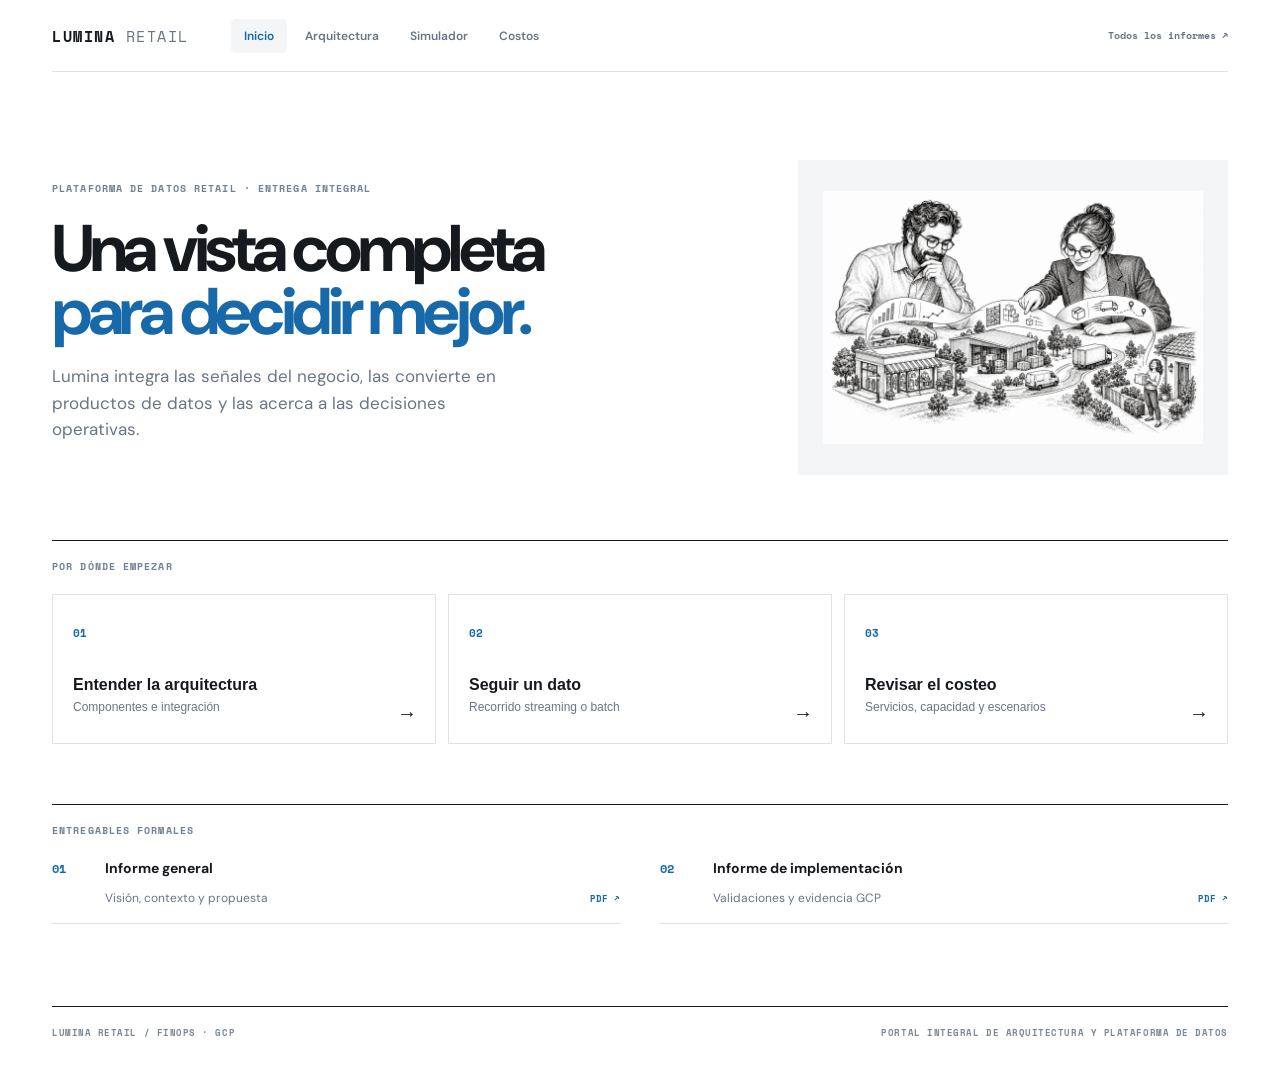
<file: docs/index.html>
<!doctype html>
<html lang="es">
<head>
  <meta charset="utf-8"><meta name="viewport" content="width=device-width, initial-scale=1">
  <title>Lumina Retail · Plataforma integral</title><link rel="stylesheet" href="portal.css"><style>.main-diagram iframe{display:block;width:100%;height:460px;border:0;background:#fff}.diagram-caption{display:flex;justify-content:space-between;gap:40px;padding:17px 0;border-bottom:1px solid #dfe3e8}.diagram-caption strong{font-size:18px}.diagram-caption span{max-width:560px;color:#697586;font-size:13px;line-height:1.4}.diagram-grid button{font:inherit;text-align:left;background:#fff;cursor:pointer}.diagram-grid button.selected{background:#f5faff}.view-count{font:700 10px 'Space Mono',monospace;color:#1769aa}</style>
</head>
<body>
  <div class="app-shell">
    <header class="app-header">
      <a class="brand" href="#inicio" data-view="inicio">LUMINA <span>RETAIL</span></a>
      <nav class="main-nav" aria-label="Navegación principal">
        <button class="nav-item active" data-view="inicio">Inicio</button>
        <button class="nav-item" data-view="arquitectura">Arquitectura</button>
        <button class="nav-item" data-view="simulador">Simulador</button>
        <button class="nav-item" data-view="costos">Costos</button>
      </nav>
      <div class="header-links"><a href="informes/index.html">Todos los informes ↗</a></div>
    </header>

    <main>
      <section class="view active" id="inicio">
        <div class="welcome"><div><span class="eyebrow">PLATAFORMA DE DATOS RETAIL · ENTREGA INTEGRAL</span><h1>Una vista completa<br><em>para decidir mejor.</em></h1><p>Lumina integra las señales del negocio, las convierte en productos de datos y las acerca a las decisiones operativas.</p></div><img src="report-resources/figures/portadas/01_resumen_ejecutivo.png" alt="Visión ejecutiva de Lumina Retail"></div>
        <div class="quick-start"><div class="eyebrow">POR DÓNDE EMPEZAR</div><div class="start-grid"><button data-view="arquitectura"><span class="step">01</span><b>Entender la arquitectura</b><small>Componentes e integración</small><i>→</i></button><button data-view="simulador"><span class="step">02</span><b>Seguir un dato</b><small>Recorrido streaming o batch</small><i>→</i></button><button data-view="costos"><span class="step">03</span><b>Revisar el costeo</b><small>Servicios, capacidad y escenarios</small><i>→</i></button></div></div>
        <div class="deliverables"><div class="eyebrow">ENTREGABLES FORMALES</div><div class="deliverable-links"><a href="informes/informe-general.pdf" target="_blank"><span>01</span><b>Informe general</b><small>Visión, contexto y propuesta</small><strong>PDF ↗</strong></a><a href="informes/informe-tecnico-implementacion-gcp.pdf" target="_blank"><span>02</span><b>Informe de implementación</b><small>Validaciones y evidencia GCP</small><strong>PDF ↗</strong></a></div></div>
      </section>

      <section class="view" id="arquitectura"><div class="view-heading"><div><span class="eyebrow">01 · VISOR DE ARQUITECTURA</span><h2 id="architecture-title">Arquitectura vigente</h2><p id="architecture-description">Vista completa de la solución: negocio, aplicaciones, tecnología, datos y relaciones.</p></div><span class="view-count">01 / 08</span></div><div class="main-diagram"><img id="architecture-image" src="architecture/generated/arquitectura-archimate.svg?v=20261120-73e1a0b" alt="Arquitectura vigente de Lumina Retail"></div><div class="diagram-caption"><strong id="architecture-caption">Arquitectura vigente de Lumina Retail</strong><span id="architecture-legend">La vista principal para entender cómo se organiza la solución y cómo se conectan sus capas.</span></div><div class="diagram-grid"><button data-architecture="0" class="selected"><b>01</b><span><strong>Arquitectura vigente</strong><small>Vista completa de la solución</small></span><i>→</i></button><button data-architecture="1"><b>02</b><span><strong>Componentes e integración</strong><small>Fuentes, procesamiento y consumo</small></span><i>→</i></button><button data-architecture="2"><b>03</b><span><strong>Contexto actual</strong><small>Relación con el entorno empresarial</small></span><i>→</i></button><button data-architecture="3"><b>04</b><span><strong>Contexto propuesto</strong><small>Alcance futuro de la plataforma</small></span><i>→</i></button><button data-architecture="4"><b>05</b><span><strong>Pedidos actual</strong><small>Recorrido operativo vigente</small></span><i>→</i></button><button data-architecture="5"><b>06</b><span><strong>Pedidos propuesto</strong><small>Proceso mejorado con datos</small></span><i>→</i></button><button data-architecture="6"><b>07</b><span><strong>Aplicaciones y procesos</strong><small>Relación entre sistemas y actividades</small></span><i>→</i></button><button data-architecture="7"><b>08</b><span><strong>Integración macro</strong><small>Conexión de dominios de datos</small></span><i>→</i></button></div></section>

      <section class="view embedded" id="simulador"><div class="embed-heading"><div><span class="eyebrow">02 · RECORRIDO DE LA PLATAFORMA</span><h2>Observa cómo fluye un dato</h2><p>Elige Streaming o Batch y avanza por cada etapa de la arquitectura.</p></div><button data-view="inicio">← Volver al inicio</button></div><iframe src="simulador/index.html?embedded=1" title="Simulador end-to-end"></iframe></section>
      <section class="view embedded" id="costos"><div class="embed-heading"><div><span class="eyebrow">03 · MODELO ECONÓMICO</span><h2>Costeo de arquitectura</h2><p>Revisa los grupos, servicios, capacidades y escenarios de costo.</p></div><button data-view="inicio">← Volver al inicio</button></div><iframe src="costos/index.html?embedded=1" title="Calculadora de costos GCP"></iframe></section>
    </main>
    <footer><span>LUMINA RETAIL / FINOPS · GCP</span><span>Portal integral de arquitectura y plataforma de datos</span></footer>
  </div>
  <script>
    const views=[...document.querySelectorAll('.view')];
    function show(id){views.forEach(v=>v.classList.toggle('active',v.id===id));document.querySelectorAll('[data-view]').forEach(x=>x.classList.toggle('active',x.dataset.view===id));history.replaceState(null,'','#'+id);window.scrollTo({top:0,behavior:'smooth'})}
    const architectureViews=[['architecture/generated/arquitectura-archimate.svg?v=20261120-73e1a0b','Arquitectura vigente','Vista completa de la solución: negocio, aplicaciones, tecnología, datos y relaciones.','Arquitectura vigente de Lumina Retail','La vista principal para entender cómo se organiza la solución y cómo se conectan sus capas.'],['report-resources/figures/arquitectura/09_arquitectura_red_overview.svg','Componentes e integración','El recorrido de la información desde las fuentes hasta los productos de datos.','Componentes e integración','El mapa operativo de la plataforma: fuentes, ingesta, procesamiento, almacenamiento, gobierno y consumo.'],['report-resources/figures/arquitectura/01_contextual_asis.pdf','Contexto actual','La relación actual entre el negocio, sus actores y los sistemas existentes.','Contexto actual','Permite reconocer el punto de partida y los límites de la situación vigente.'],['report-resources/figures/arquitectura/02_contextual_tobe.pdf','Contexto propuesto','La posición de Lumina dentro del ecosistema futuro.','Contexto propuesto','Muestra cómo la plataforma articula las necesidades del negocio con los nuevos productos de datos.'],['report-resources/figures/arquitectura/03_pedidos_asis.pdf','Pedidos actual','El recorrido vigente de un pedido y sus participantes.','Pedidos actual','Ayuda a identificar dónde existen fragmentaciones y dependencias operativas.'],['report-resources/figures/arquitectura/04_pedidos_tobe.pdf','Pedidos propuesto','El proceso de pedidos apoyado por datos oportunos.','Pedidos propuesto','Explica cómo las señales de inventario y demanda mejoran la respuesta operativa.'],['report-resources/figures/arquitectura/05_aplicaciones_procesos_asis.pdf','Aplicaciones y procesos','La relación actual entre aplicaciones y actividades.','Aplicaciones y procesos','Resume las capacidades existentes antes de la transformación propuesta.'],['report-resources/figures/arquitectura/07_integracion_macro_tobe.pdf','Integración macro','La conexión de los dominios que forman la plataforma.','Integración macro','Explica cómo los flujos de datos unen fuentes, procesamiento, productos y consumo.']];
    document.addEventListener('click',e=>{const b=e.target.closest('[data-view]');if(b){e.preventDefault();show(b.dataset.view)}const a=e.target.closest('[data-architecture]');if(a){const v=architectureViews[+a.dataset.architecture];document.querySelector('#architecture-image').src=v[0];document.querySelector('#architecture-image').alt=v[1];document.querySelector('#architecture-title').textContent=v[1];document.querySelector('#architecture-description').textContent=v[2];document.querySelector('#architecture-caption').textContent=v[3];document.querySelector('#architecture-legend').textContent=v[4];document.querySelectorAll('[data-architecture]').forEach(x=>x.classList.toggle('selected',x===a));document.querySelector('.view-count').textContent=`${String(+a.dataset.architecture+1).padStart(2,'0')} / 08`}});show(location.hash.slice(1)||'inicio');
  </script>
  <script>document.addEventListener('click',()=>setTimeout(()=>{const image=document.querySelector('#architecture-image');if(image&&image.src.endsWith('.pdf')){const frame=document.createElement('iframe');frame.id='architecture-image';frame.title='Diagrama de arquitectura';frame.src=image.src;image.replaceWith(frame)}},0));</script>
</body></html>
</file>
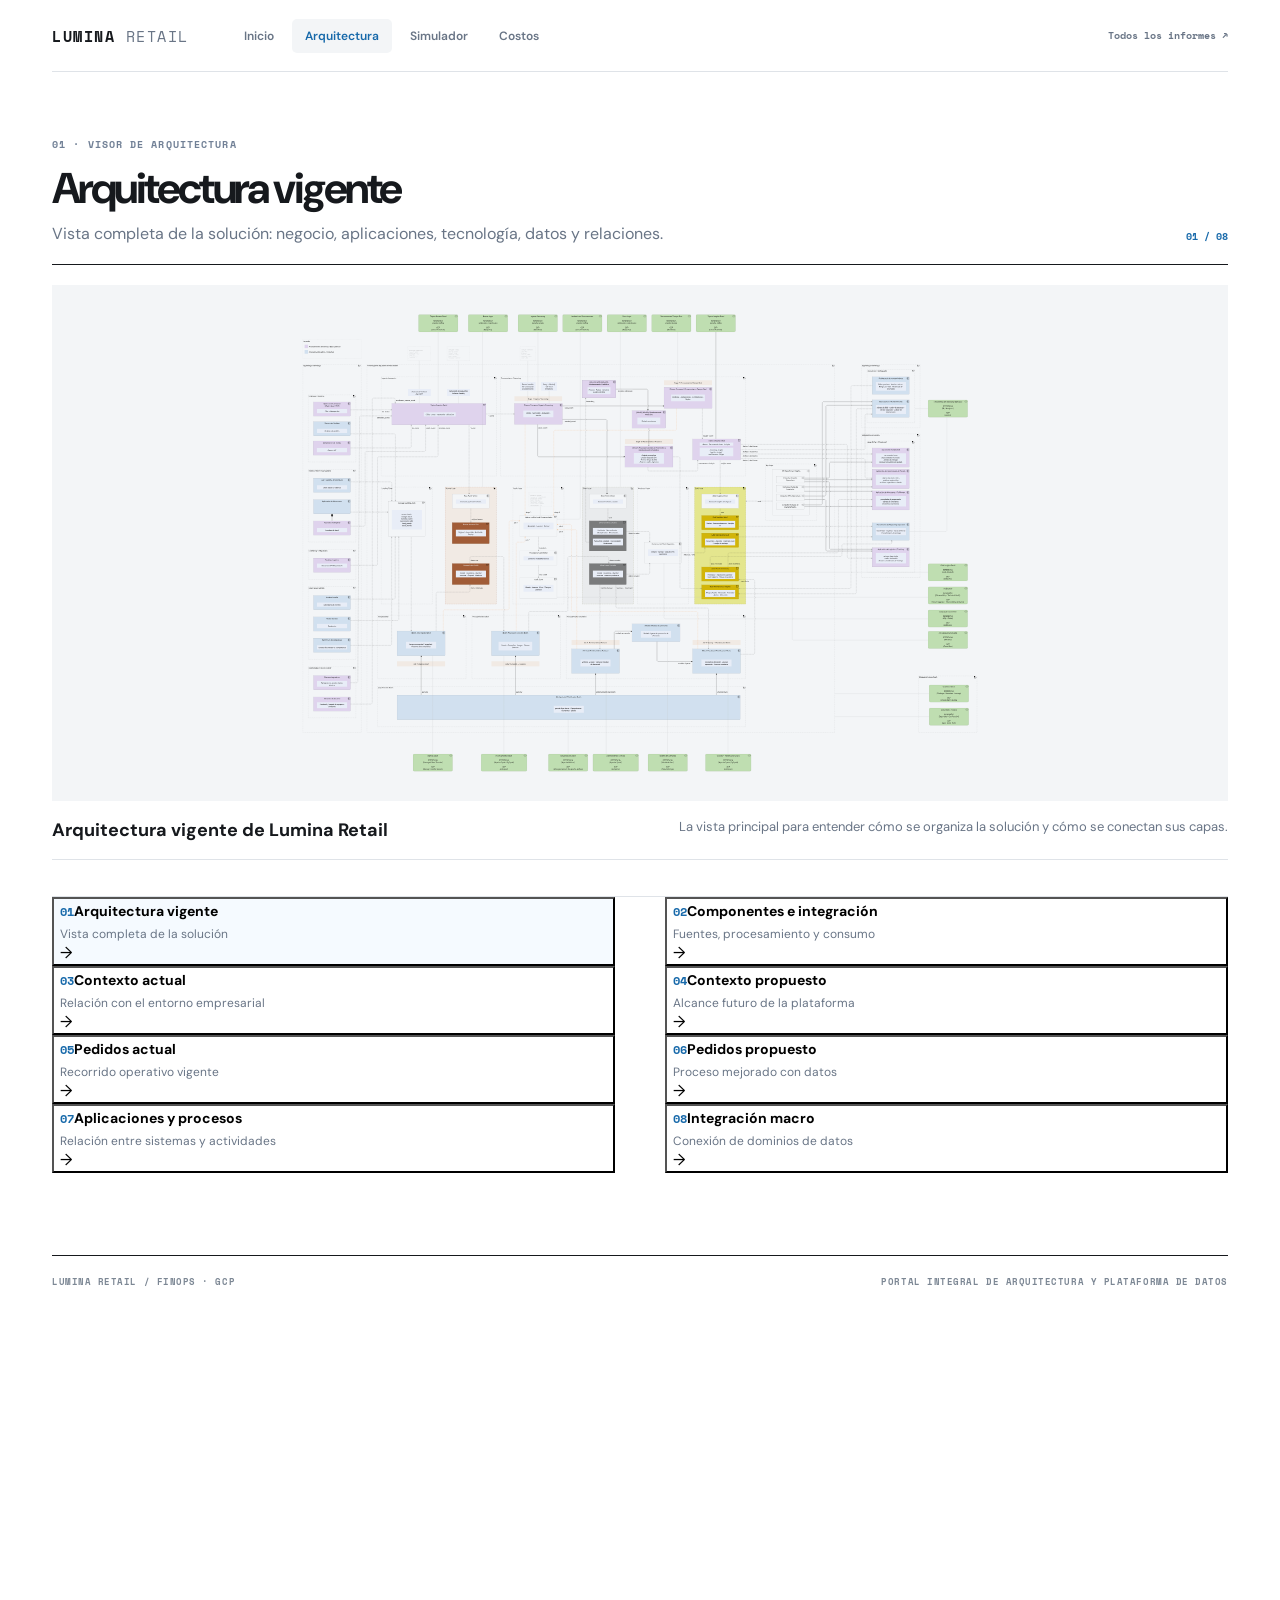
<file: docs/arquitectura/index.html>
<!doctype html>
<html lang="es">
<head>
  <meta charset="utf-8">
  <meta http-equiv="refresh" content="0; url=../#arquitectura">
  <meta name="viewport" content="width=device-width, initial-scale=1">
  <title>Lumina · Arquitectura</title>
</head>
<body><p>Abriendo el visor integrado de arquitectura… <a href="../#arquitectura">Continuar</a></p></body>
</html>
</file>
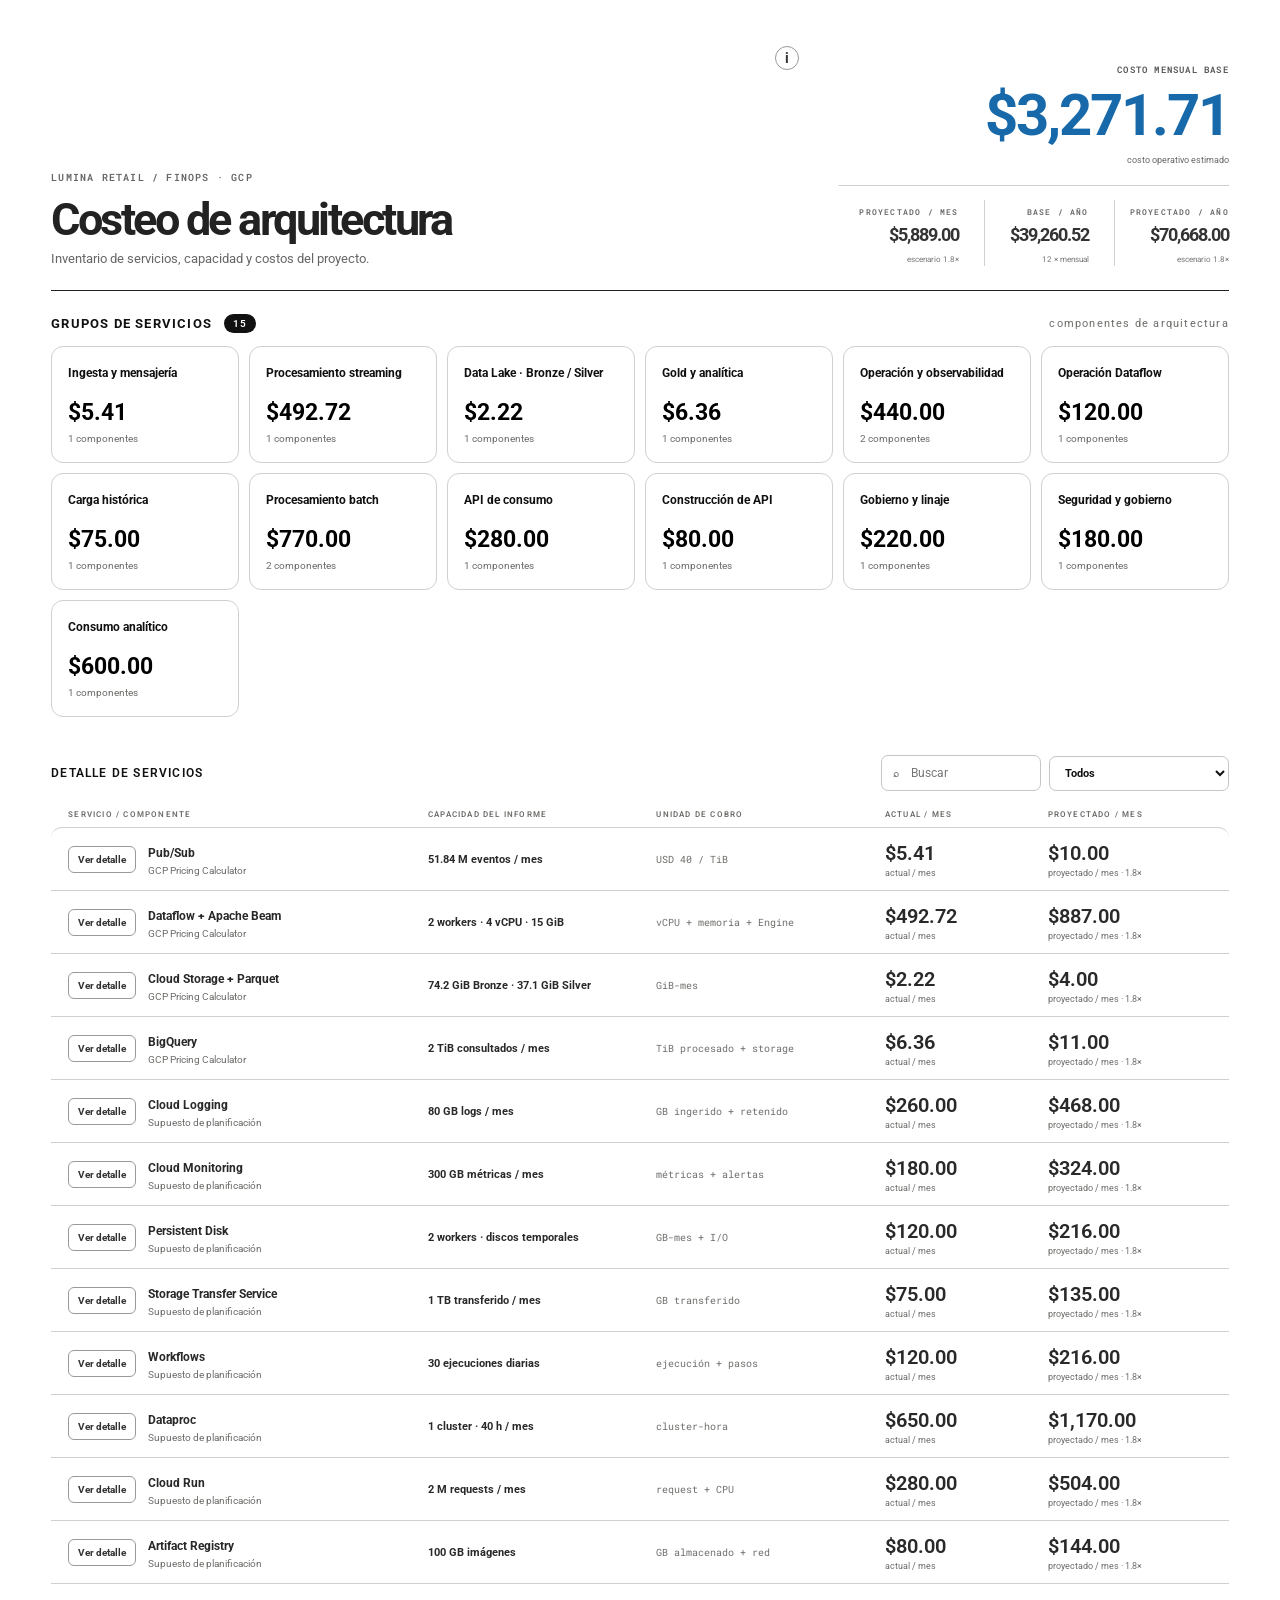
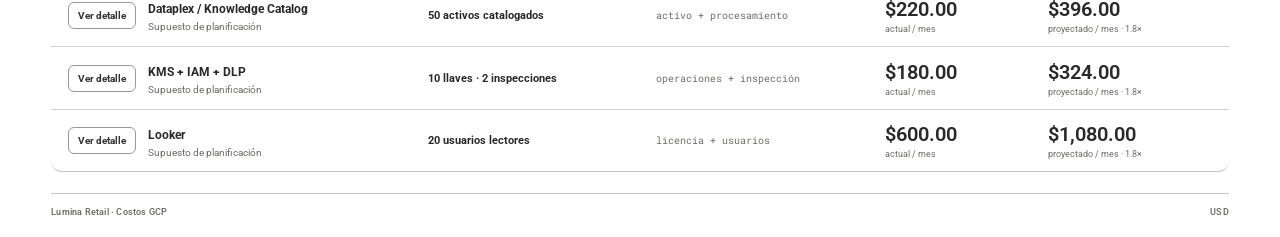
<file: docs/costos/index.html>
<!doctype html><html lang="es"><head><meta charset="utf-8"><meta name="viewport" content="width=device-width,initial-scale=1"><title>Lumina · Costos GCP</title><link rel="preconnect" href="https://fonts.googleapis.com"><link rel="preconnect" href="https://fonts.gstatic.com" crossorigin><link href="https://fonts.googleapis.com/css2?family=Roboto:wght@400;500;700&family=Roboto+Mono:wght@400;500&display=swap" rel="stylesheet"><link rel="stylesheet" href="styles.css"><style>body,body *{font-family:Roboto,Arial,sans-serif!important}body{background:#fff!important}.kicker,.totals span,.section-top,.toolbar,.matrix-head,footer,.unit,.cost-grid small{font-family:'Roboto Mono',monospace!important}header{background:#fff;color:#222;border:0;border-bottom:1px solid #222;border-radius:0;padding:28px 0 24px;align-items:end}.header-copy .kicker{color:#666}.header-copy p{color:#666}.totals{display:block;min-width:430px;text-align:right}.hero-total{border:0!important;padding:0!important;text-align:right}.hero-total span{color:#555!important}.hero-total strong{display:block;font-size:58px!important;line-height:1;letter-spacing:-2px;color:#1769aa!important;margin:9px 0 4px!important}.hero-total small{color:#666}.secondary-totals{display:flex;justify-content:flex-end;align-items:center;gap:25px;width:max-content;margin:18px 0 0 auto;padding:14px 0 0;border-top:1px solid #d0d0d0}.secondary-totals div{border-left:1px solid #d0d0d0;padding-left:15px;min-width:105px;text-align:right}.secondary-totals div:first-child{border-left:0;padding-left:0}.secondary-totals span{color:#666!important;font-size:8px!important}.secondary-totals strong{display:block;color:#333!important;font-size:18px!important;margin:5px 0 2px!important}.secondary-totals small{font-size:8px;color:#777}.group-card,.service,.toolbar label,.toolbar select,.toolbar button,.cost-grid label{background:#fff!important;box-shadow:none!important}.group-card{border:1px solid #d0d0d0}.group-card:hover,.group-card.selected{border-color:#222;transform:none}.service{border-left:0;border-right:0;border-color:#d0d0d0}.detail-btn{border-color:#999;background:#fff;color:#333}.dark{background:#222!important;color:#fff!important;border-color:#222!important}@media(max-width:820px){.totals{min-width:0;width:100%;margin-top:25px}.secondary-totals{gap:13px;flex-wrap:wrap}header{text-align:center}.header-copy{text-align:center}}</style></head><body><main><header><div class="header-copy"><span class="kicker">LUMINA RETAIL / FINOPS · GCP</span><h1>Costeo de arquitectura</h1><p>Inventario de servicios, capacidad y costos del proyecto.</p></div><div class="totals"><div class="hero-total"><span>COSTO MENSUAL BASE</span><strong id="totalCost">$0</strong><small>costo operativo estimado</small></div><div class="secondary-totals"><div><span>PROYECTADO / MES</span><strong id="projectedCost">$0</strong><small>escenario 1.8×</small></div><div><span>BASE / AÑO</span><strong id="annualCost">$0</strong><small>12 × mensual</small></div><div><span>PROYECTADO / AÑO</span><strong id="projectedAnnual">$0</strong><small>escenario 1.8×</small></div></div></div></header><section class="groups"><div class="section-top"><b>GRUPOS DE SERVICIOS</b><span id="serviceCount">15</span><small>componentes de arquitectura</small></div><div id="groupCards" class="group-grid"></div></section><section id="matrix" class="matrix"><div class="toolbar"><span>DETALLE DE SERVICIOS</span><label>⌕ <input id="search" placeholder="Buscar"></label><select id="groupFilter"><option value="all">Todos</option></select></div><div class="matrix-head"><span>SERVICIO / COMPONENTE</span><span>CAPACIDAD DEL INFORME</span><span>UNIDAD DE COBRO</span><span>ACTUAL / MES</span><span>PROYECTADO / MES</span></div><div id="serviceRows"></div></section><footer><span>Lumina Retail · Costos GCP</span><span id="lastSaved">USD</span></footer></main><dialog id="serviceDialog"><form method="dialog" id="serviceForm"><h3>Añadir componente</h3><button class="close" value="cancel">×</button><label>Servicio<input name="name" required></label><label>Grupo<select name="group"><option>Otros</option><option>Almacenamiento</option><option>Cómputo</option><option>Procesamiento</option><option>Analítica</option><option>Gobierno</option><option>Observabilidad</option></select></label><label>Capacidad<input name="capacity" required></label><label>USD / mes<input name="rate" type="number" min="0" required></label><button class="dark">Agregar</button></form></dialog><script src="app.js"></script></body></html>
</file>
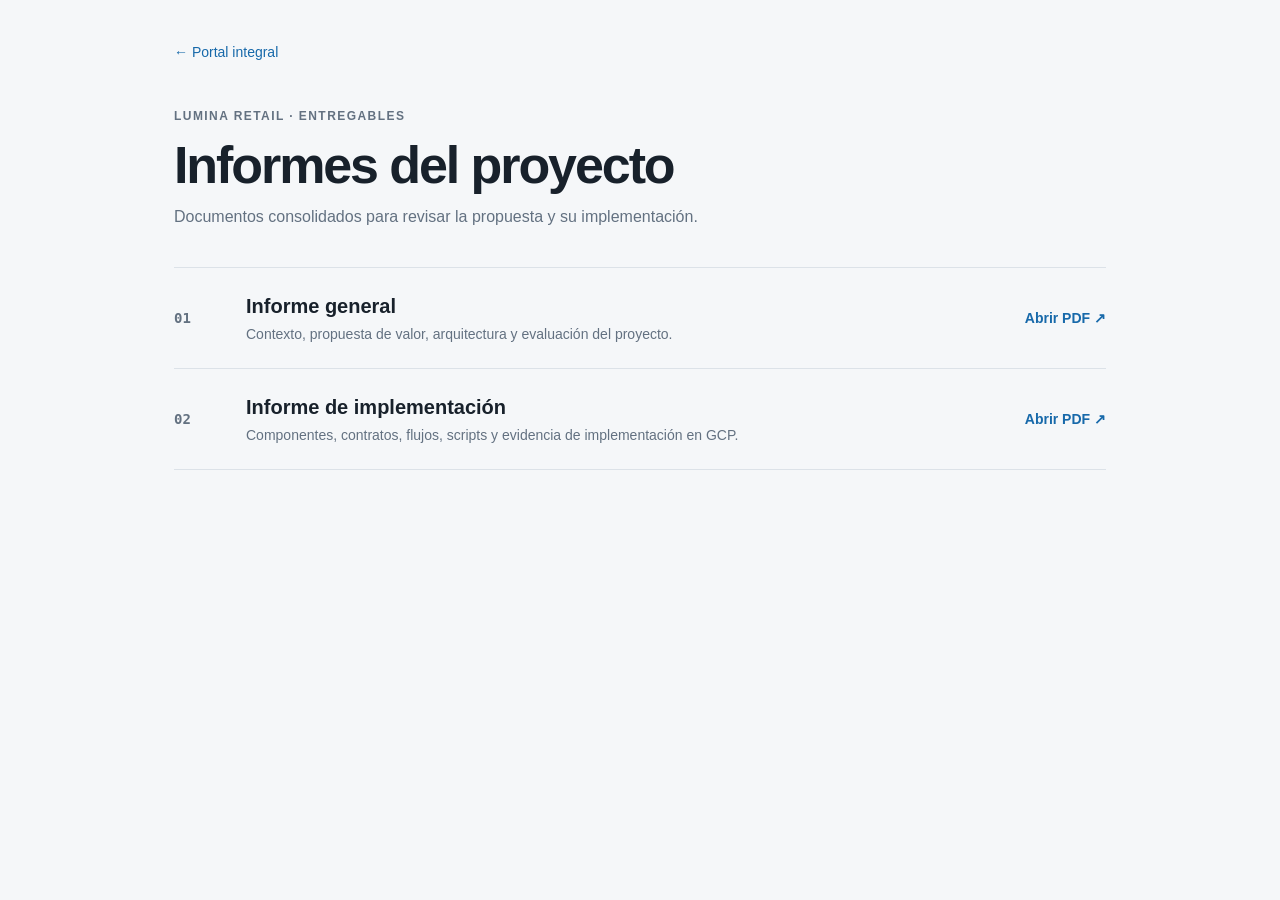
<file: docs/informes/index.html>
<!doctype html>
<html lang="es">
<head>
  <meta charset="utf-8">
  <meta name="viewport" content="width=device-width, initial-scale=1">
  <meta name="description" content="Informes ejecutivos y técnicos de Lumina Retail.">
  <title>Lumina Retail · Informes</title>
  <style>
    :root{color-scheme:light;--ink:#18212b;--muted:#637181;--line:#dce2e8;--accent:#1769aa;--paper:#fff;--wash:#f5f7f9}
    *{box-sizing:border-box}body{margin:0;background:var(--wash);color:var(--ink);font:16px/1.5 Arial,Helvetica,sans-serif}
    main{max-width:980px;margin:0 auto;padding:42px 24px 64px}nav{font-size:14px;margin-bottom:44px}a{color:var(--accent);text-decoration:none}a:hover{text-decoration:underline}
    .eyebrow{font-size:12px;font-weight:700;letter-spacing:.12em;color:var(--muted);text-transform:uppercase}h1{font-size:clamp(32px,6vw,52px);line-height:1.08;letter-spacing:-.04em;margin:12px 0}header p{margin:0;color:var(--muted);max-width:620px}
    section{margin-top:38px;border-top:1px solid var(--line)}article{display:grid;grid-template-columns:54px 1fr auto;gap:18px;align-items:center;padding:23px 0;border-bottom:1px solid var(--line)}.num{font:700 14px/1 monospace;color:var(--muted)}h2{font-size:20px;margin:0 0 3px}article p{margin:0;color:var(--muted);font-size:14px}.pdf{font-size:14px;font-weight:700;white-space:nowrap}
    @media(max-width:600px){main{padding:28px 18px}nav{margin-bottom:34px}article{grid-template-columns:34px 1fr;gap:12px}.pdf{grid-column:2}}
  </style>
</head>
<body>
  <main>
    <nav><a href="../index.html">← Portal integral</a></nav>
    <header>
      <div class="eyebrow">Lumina Retail · Entregables</div>
      <h1>Informes del proyecto</h1>
      <p>Documentos consolidados para revisar la propuesta y su implementación.</p>
    </header>
    <section aria-label="Informes disponibles">
      <article>
        <span class="num">01</span>
        <div><h2>Informe general</h2><p>Contexto, propuesta de valor, arquitectura y evaluación del proyecto.</p></div>
        <a class="pdf" href="informe-general.pdf">Abrir PDF ↗</a>
      </article>
      <article>
        <span class="num">02</span>
        <div><h2>Informe de implementación</h2><p>Componentes, contratos, flujos, scripts y evidencia de implementación en GCP.</p></div>
        <a class="pdf" href="informe-tecnico-implementacion-gcp.pdf">Abrir PDF ↗</a>
      </article>
    </section>
  </main>
</body>
</html>
</file>
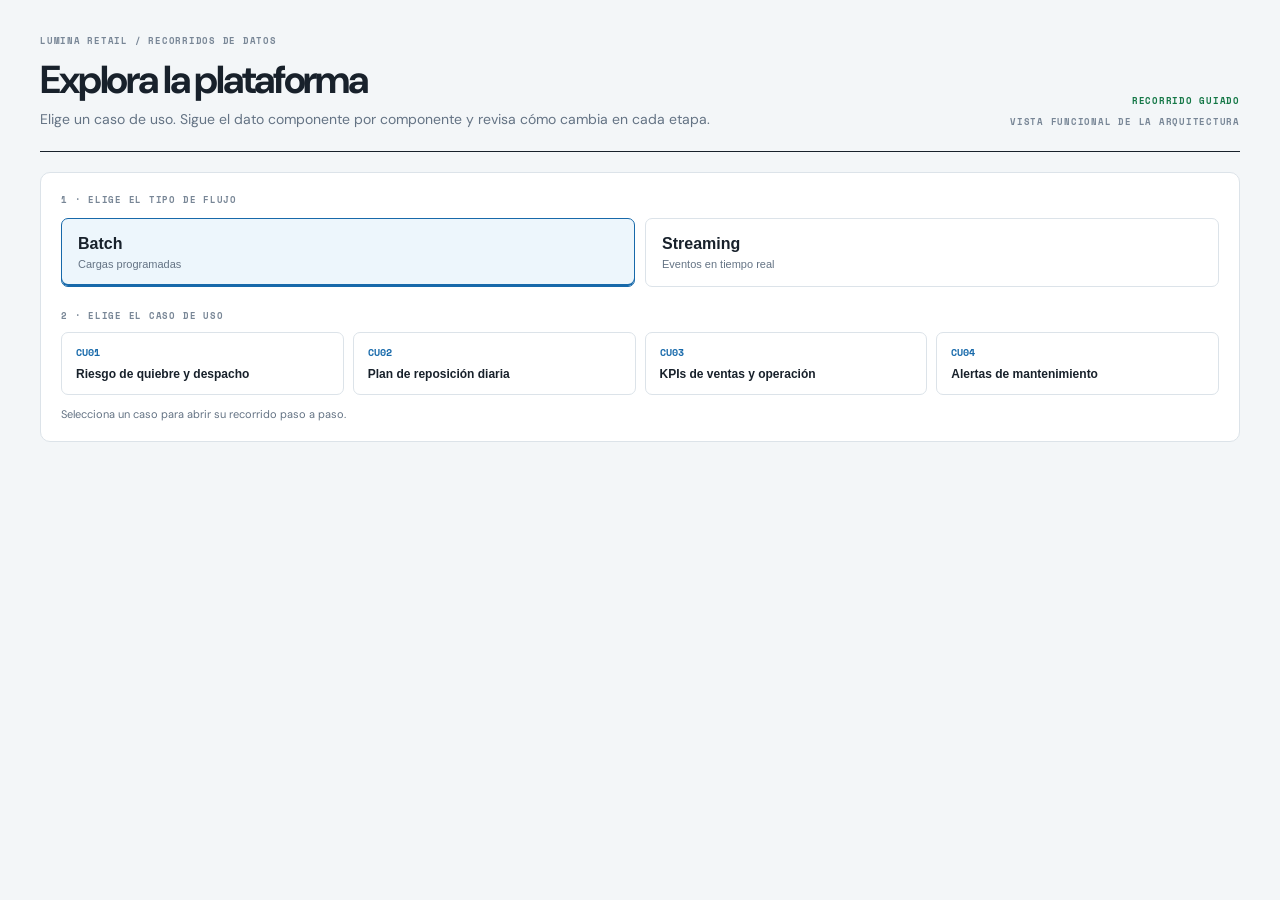
<file: docs/simulador/index.html>
<!doctype html>
<html lang="es">
<head><meta charset="utf-8"><meta name="viewport" content="width=device-width,initial-scale=1"><title>Lumina · Explorador end-to-end</title><link rel="stylesheet" href="styles.css"><style>.case-tools{display:flex;align-items:center;gap:20px}.sample-control{display:flex;flex-direction:column;gap:5px}.sample-control span{font:700 8px 'Space Mono',monospace;color:#788696}.sample-control select{min-width:180px;border:1px solid var(--line);border-radius:5px;padding:8px 9px;background:#fff;color:var(--ink);font:600 10px 'DM Sans'}.catalog-layout{display:grid;grid-template-columns:minmax(0,1.1fr) minmax(280px,.9fr);gap:16px;align-items:start}.catalog-item.selected{border-color:var(--blue);background:var(--blue-soft)}.catalog-detail{position:sticky;top:0;border:1px solid var(--line);border-radius:7px;padding:16px}.catalog-detail h3{margin:8px 0;font-size:19px}.catalog-detail>p{color:var(--muted);font-size:12px;line-height:1.45}.catalog-io{display:grid;grid-template-columns:1fr 1fr;gap:8px}.catalog-io>div{min-width:0}.catalog-io span,.catalog-meta span{font:700 8px 'Space Mono',monospace;color:#788696}.catalog-io pre{white-space:pre-wrap;overflow-wrap:anywhere;background:#101b28;color:#c7e1f4;padding:9px;border-radius:4px;font:9px/1.4 'Space Mono',monospace;min-height:95px}.catalog-meta{display:grid;grid-template-columns:62px 1fr;gap:7px;font-size:10px}.catalog-meta b{overflow-wrap:anywhere}.catalog-detail #catalog-go{margin-top:14px;border:0;border-radius:5px;padding:10px 12px;background:var(--ink);color:white;font:600 11px 'DM Sans';cursor:pointer}.path-selector{display:flex;justify-content:space-between;align-items:center;padding:12px 0;border-bottom:1px solid var(--line)}.path-selector>div:first-child{display:flex;flex-direction:column;gap:4px}.path-selector small{font-size:10px;color:var(--muted)}#path-tabs{display:flex;gap:6px}.path-tab{border:1px solid var(--line);border-radius:5px;background:white;padding:8px 11px;color:var(--muted);font:600 10px 'DM Sans';cursor:pointer}.path-tab.active{background:var(--blue);border-color:var(--blue);color:white}.launch-panel{background:white;border:1px solid var(--line);border-radius:10px;padding:20px;margin:20px 0}.mode-tabs{display:grid;grid-template-columns:1fr 1fr;gap:10px}.mode-tab{display:flex;flex-direction:column;align-items:flex-start;gap:5px;padding:16px;border:1px solid var(--line);border-radius:7px;background:#fff;color:var(--ink);text-align:left;cursor:pointer}.mode-tab b{font-size:16px}.mode-tab small{font-size:11px;color:var(--muted)}.mode-tab.active{border-color:var(--blue);box-shadow:inset 0 -2px var(--blue);background:var(--blue-soft)}.case-prompt{margin:22px 0 10px}.case-selector{border:0;padding:0}.case-tabs{grid-template-columns:repeat(4,minmax(0,1fr))}.chooser-hint{margin:12px 0 0;color:var(--muted);font-size:11px}.hidden-until-choice{display:none!important}.path-selector{margin-bottom:12px}.path-tab.simulated{border-style:dashed}.path-tab.simulated::after{content:' · SIMULADO';font:700 7px 'Space Mono',monospace;color:#a36500}@media(max-width:800px){.case-tools{align-items:flex-start;flex-direction:column;gap:12px;margin-top:15px}.case-outcome{border-left:0;border-top:1px solid var(--line);padding:10px 0 0;text-align:left;width:100%}.path-selector{align-items:flex-start;flex-direction:column;gap:10px}#path-tabs{flex-wrap:wrap}.catalog-layout{grid-template-columns:1fr}.catalog-detail{position:static}.case-tabs{grid-template-columns:repeat(2,minmax(0,1fr))}}</style></head>
<body>
<main class="shell">
  <header class="topbar"><div><span class="eyebrow">LUMINA RETAIL / RECORRIDOS DE DATOS</span><h1>Explora la plataforma</h1><p>Elige un caso de uso. Sigue el dato componente por componente y revisa cómo cambia en cada etapa.</p></div><div class="global-meta"><span class="sim-mark">RECORRIDO GUIADO</span><span>Vista funcional de la arquitectura</span></div></header>
  <section class="launch-panel" id="launch-panel"><div class="selector-title"><span class="eyebrow">1 · ELIGE EL TIPO DE FLUJO</span></div><div class="mode-tabs" id="mode-tabs"><button class="mode-tab active" data-mode="batch"><b>Batch</b><small>Cargas programadas</small></button><button class="mode-tab" data-mode="streaming"><b>Streaming</b><small>Eventos en tiempo real</small></button></div><div class="selector-title case-prompt"><span class="eyebrow">2 · ELIGE EL CASO DE USO</span></div><div class="case-tabs" id="case-tabs"></div><p class="chooser-hint">Selecciona un caso para abrir su recorrido paso a paso.</p></section>
  <section class="case-summary" id="case-summary"><div><span class="eyebrow" id="case-code"></span><h2 id="case-title"></h2><p id="case-question"></p></div><div class="case-tools"><label class="sample-control"><span>DATOS DE EJEMPLO</span><select id="sample-select"></select></label><div class="case-outcome"><span>PRODUCTO FINAL</span><b id="case-product"></b><small id="case-consumer"></small></div></div></section>
  <section class="path-selector" id="path-selector"><div><span class="eyebrow">RECORRIDO</span><small id="path-description">Selecciona un caso.</small></div><div id="path-tabs"></div></section>
  <div class="workbench" id="workbench"><aside class="route-panel"><div class="route-heading"><div><span class="eyebrow">RECORRIDO END-TO-END</span><b id="route-count"></b></div><button id="all-components">Ver componentes</button></div><div id="route-list" class="route-list"></div><div class="route-controls"><button id="prev">← Anterior</button><button id="next" class="primary">Siguiente →</button></div></aside>
    <section class="step-panel" aria-live="polite"><div class="step-heading"><div><span class="eyebrow" id="step-kind"></span><h3 id="step-title"></h3><p id="step-purpose"></p></div><span class="step-position" id="step-position"></span></div><div class="component-banner"><span class="component-icon" id="component-icon"></span><div><small>COMPONENTE / SERVICIO</small><b id="component-name"></b></div><span class="stage-tag" id="stage-tag"></span></div><div class="data-exchange"><article class="data-box in"><div class="box-head"><span>ENTRADA</span><b id="input-source"></b></div><pre id="input-data"></pre></article><div class="transform"><span>TRANSFORMA</span><b>→</b></div><article class="data-box out"><div class="box-head"><span>SALIDA</span><b id="output-destination"></b></div><pre id="output-data"></pre></article></div><div class="step-facts"><article><span>CONTRATO</span><b id="contract"></b><small id="contract-detail"></small></article><article><span>VALIDACIONES</span><b id="validation"></b><small id="validation-detail"></small></article><article><span>PERSISTENCIA</span><b id="persistence"></b><small id="persistence-detail"></small></article></div><div class="step-note"><span class="eyebrow">EN ESTA ETAPA</span><p id="step-explanation"></p></div><div class="related-components"><span class="eyebrow">CONTEXTO TRANSVERSAL Y RELACIONADO</span><div id="related-list"></div></div></section>
  </div>
  <section class="route-map" id="route-map"><div class="map-head"><span class="eyebrow">MAPA DEL CASO</span><span id="trace-label"></span></div><div class="map-flow" id="map-flow"></div></section>
  <div class="modal" id="component-modal" aria-hidden="true"><div class="modal-backdrop" data-close></div><section class="modal-card" role="dialog" aria-modal="true" aria-labelledby="modal-title"><button class="modal-close" data-close aria-label="Cerrar">×</button><span class="eyebrow">CATÁLOGO DE ARQUITECTURA</span><h2 id="modal-title">Todos los componentes</h2><p class="modal-intro">Selecciona un elemento para ver qué recibe, qué produce y en qué caso participa.</p><div class="catalog-layout"><div class="catalog-grid" id="catalog-grid"></div><article class="catalog-detail" id="catalog-detail"><span class="eyebrow">COMPONENTE</span><h3 id="catalog-name">Selecciona un componente</h3><p id="catalog-purpose">El catálogo cubre todos los elementos del mapeo de arquitectura.</p><div class="catalog-io"><div><span>ENTRADA</span><pre id="catalog-input"></pre></div><div><span>SALIDA</span><pre id="catalog-output"></pre></div></div><div class="catalog-meta"><span>Contrato</span><b id="catalog-contract"></b><span>Estado</span><b id="catalog-status"></b></div><button id="catalog-go" class="primary" hidden>Ir al paso del caso →</button></article></div></section></div>
</main><script src="app.js"></script><script src="streaming.js"></script><script src="navigation.js"></script></body></html>
</file>
<file: docs/portal.css>
@import url('https://fonts.googleapis.com/css2?family=DM+Sans:wght@400;500;600;700&family=Space+Mono:wght@400;700&display=swap');
:root{--ink:#16191d;--muted:#697586;--line:#dfe3e8;--soft:#f3f5f7;--blue:#1769aa;--white:#fff}*{box-sizing:border-box}html{scroll-behavior:smooth}body{margin:0;background:var(--white);color:var(--ink);font-family:'DM Sans',sans-serif}.app-shell{max-width:1440px;margin:auto;padding:0 52px}.app-header{height:72px;border-bottom:1px solid var(--line);display:flex;align-items:center;gap:42px}.brand{font:700 15px 'Space Mono',monospace;letter-spacing:.1em;text-decoration:none;color:var(--ink);white-space:nowrap}.brand span{font-weight:400;color:var(--muted)}.main-nav{display:flex;gap:5px}.nav-item{border:0;background:transparent;padding:9px 13px;border-radius:5px;color:var(--muted);font:600 12px 'DM Sans';cursor:pointer}.nav-item:hover,.nav-item.active{background:var(--soft);color:var(--ink)}.nav-item.active{color:var(--blue)}.header-links{display:flex;gap:17px;margin-left:auto}.header-links a{font:600 10px 'Space Mono',monospace;color:var(--muted);text-decoration:none}.header-links a:hover{color:var(--blue)}.view{display:none;padding:60px 0 82px;min-height:calc(100vh - 125px)}.view.active{display:block}.eyebrow{font:700 10px 'Space Mono',monospace;letter-spacing:.11em;color:#718096;text-transform:uppercase}.welcome{display:grid;grid-template-columns:1fr 430px;align-items:center;gap:90px;padding:28px 0 65px}.welcome h1{font-size:66px;line-height:.96;letter-spacing:-.065em;margin:20px 0}.welcome h1 em{font-style:normal;color:var(--blue)}.welcome p{max-width:470px;color:var(--muted);font-size:17px;line-height:1.55}.welcome img{width:100%;height:315px;object-fit:contain;background:var(--soft);mix-blend-mode:multiply;padding:25px}.quick-start,.deliverables{border-top:1px solid var(--ink);padding-top:18px}.start-grid{display:grid;grid-template-columns:repeat(3,1fr);gap:12px;margin-top:20px}.start-grid button{position:relative;text-align:left;border:1px solid var(--line);background:#fff;min-height:150px;padding:20px;cursor:pointer;color:var(--ink);transition:.2s}.start-grid button:hover{border-color:#9fc9e8;background:#f5faff}.start-grid .step{font:700 11px 'Space Mono',monospace;color:var(--blue);display:block;margin-bottom:35px}.start-grid b,.start-grid small{display:block}.start-grid b{font-size:16px}.start-grid small{margin-top:6px;color:var(--muted);font-size:12px}.start-grid i{position:absolute;right:18px;bottom:18px;font-size:20px;font-style:normal}.deliverables{margin-top:60px}.deliverable-links{display:grid;grid-template-columns:1fr 1fr;gap:40px;margin-top:4px}.deliverable-links a{display:grid;grid-template-columns:40px 1fr auto;align-items:center;gap:13px;padding:17px 0;border-bottom:1px solid var(--line);text-decoration:none;color:var(--ink)}.deliverable-links span{font:700 12px 'Space Mono',monospace;color:var(--blue)}.deliverable-links b{font-size:14px}.deliverable-links small{grid-column:2;color:var(--muted);font-size:12px}.deliverable-links strong{font:700 9px 'Space Mono',monospace;color:var(--blue)}.view-heading,.embed-heading{display:flex;justify-content:space-between;align-items:end;border-bottom:1px solid var(--ink);padding-bottom:20px;margin-bottom:20px}.view-heading h2,.embed-heading h2{font-size:43px;letter-spacing:-.06em;line-height:1;margin:14px 0 0}.view-heading p{color:var(--muted);margin:13px 0 0}.pdf-link,.embed-heading button{font:600 11px 'Space Mono',monospace;color:var(--blue);border:0;background:transparent;text-decoration:none;cursor:pointer}.main-diagram{background:var(--soft);padding:28px}.main-diagram img{display:block;width:100%;height:460px;object-fit:contain;mix-blend-mode:multiply}.diagram-grid{display:grid;grid-template-columns:1fr 1fr;gap:0 50px;margin-top:36px;border-top:1px solid var(--line)}.diagram-grid a{display:grid;grid-template-columns:40px 1fr 20px;gap:13px;align-items:center;padding:17px 0;border-bottom:1px solid var(--line);text-decoration:none;color:var(--ink)}.diagram-grid a:hover strong{color:var(--blue)}.diagram-grid b{font:700 12px 'Space Mono',monospace;color:var(--blue)}.diagram-grid strong{font-size:14px}.diagram-grid small{display:block;color:var(--muted);font-size:12px;margin-top:5px}.embedded{padding-bottom:30px}.embedded iframe{width:100%;height:calc(100vh - 190px);min-height:760px;border:1px solid var(--line);background:#fff}.embed-heading{margin-bottom:16px}.embed-heading button{padding-bottom:4px}footer{border-top:1px solid var(--ink);padding:19px 0 28px;display:flex;justify-content:space-between;color:#7c8794;font:700 9px 'Space Mono',monospace;letter-spacing:.06em;text-transform:uppercase}.site-nav{display:none!important}@media(max-width:900px){.app-shell{padding:0 20px}.app-header{gap:16px;overflow:auto}.main-nav{order:3}.header-links{display:none}.welcome{grid-template-columns:1fr;gap:28px;padding-top:20px}.welcome h1{font-size:54px}.welcome img{height:230px}.start-grid,.deliverable-links{grid-template-columns:1fr}.view-heading,.embed-heading{display:block}.pdf-link,.embed-heading button{display:inline-block;margin-top:20px}.main-diagram img{height:260px}.diagram-grid{grid-template-columns:1fr}.embedded iframe{min-height:720px}footer{display:block;line-height:2}}
</file>
<file: docs/costos/styles.css>
:root{--black:#111;--ink:#292929;--paper:#dcdcd9;--card:#fdfdfc;--line:#c5c5c1;--mid:#6d6d6a;--light:#e9e9e6}*{box-sizing:border-box}body{margin:0;background:var(--paper);color:var(--ink);font-family:'Manrope',Arial,sans-serif}main{max-width:1540px;margin:auto;padding:30px 4vw 20px}.kicker,.totals span,.section-top,.toolbar,.matrix-head,footer{font:600 10px 'DM Mono';letter-spacing:1.2px;color:var(--mid)}header{background:var(--black);color:#fff;border-radius:18px;padding:30px 34px 29px;display:flex;justify-content:space-between;align-items:end}header .kicker{color:#aaa}h1{font-family:'Space Grotesk';font-size:45px;line-height:1;letter-spacing:-2.5px;margin:12px 0 9px}header p{font-size:13px;color:#c9c9c9;margin:0}.totals{display:grid;grid-template-columns:1fr 1fr;gap:15px 25px;min-width:475px}.totals div{border-left:1px solid #fff4;padding-left:15px}.totals span{color:#aaa;font-size:9px}.totals strong{display:block;color:#999;font-family:'Space Grotesk';font-size:27px;letter-spacing:-1px;margin:5px 0 2px}.totals div:first-child strong,.totals div:nth-child(3) strong{color:#fff}.totals small{font-size:9px;color:#aaa}.groups{padding:23px 0 28px}.section-top{display:flex;align-items:center;gap:12px;margin-bottom:13px}.section-top b{font-family:'Space Grotesk';color:var(--black);font-size:13px}.section-top span{background:var(--black);color:#fff;border-radius:20px;padding:4px 9px;font-size:10px}.section-top small{font:11px Manrope;color:var(--mid);margin-left:auto}.group-grid{display:grid;grid-template-columns:repeat(6,1fr);gap:10px}.group-card{border:1px solid var(--line);background:var(--card);border-radius:12px;text-align:left;padding:16px;min-height:117px;cursor:pointer;font-family:inherit;transition:.18s}.group-card:hover{transform:translateY(-3px);box-shadow:0 9px 20px #0002}.group-card.selected{border:2px solid var(--black);padding:15px;background:#f5f5f3}.group-card span{display:block;color:var(--black);font-weight:700;font-size:12px;margin-bottom:19px}.group-card strong{display:block;font-family:'Space Grotesk';font-size:23px}.group-card small{display:block;color:var(--mid);font:10px 'DM Mono';margin-top:7px}.matrix{padding-top:10px}.toolbar{display:flex;align-items:center;gap:8px;margin-bottom:9px}.toolbar>span{color:var(--black);font-family:'Space Grotesk';font-size:12px;margin-right:auto}.toolbar label{background:var(--card);border:1px solid var(--line);border-radius:7px;padding:9px 11px}.toolbar input{border:0;outline:0;background:transparent;font:12px Manrope;width:120px;margin-left:5px}.toolbar select,.toolbar button{border:1px solid var(--line);border-radius:7px;background:var(--card);padding:9px 11px;font:700 11px Manrope;color:var(--black);cursor:pointer}.toolbar .dark,.dark{background:var(--black);color:#fff;border-color:var(--black)}.matrix-head,.service{display:grid;grid-template-columns:2.1fr 1.3fr 1.3fr .9fr 1fr;gap:15px;align-items:center}.matrix-head{padding:10px 17px 8px;font-size:8px}.service{background:var(--card);border:1px solid var(--line);border-bottom:0;padding:12px 17px;min-height:63px}.service:first-of-type{border-radius:11px 11px 0 0}.service:last-child{border-bottom:1px solid var(--line);border-radius:0 0 11px 11px}.service-main{display:flex;align-items:center;gap:12px}.detail-btn{border:1px solid #999;border-radius:6px;background:#fff;color:var(--black);padding:7px 9px;font:700 10px Manrope;cursor:pointer}.detail-btn:hover{background:var(--black);color:#fff}.service-main b{font-size:12px}.service-main small{display:block;color:var(--mid);font-size:10px;margin-top:4px}.capacity{font:11px 'DM Mono'}.unit{font:10px 'DM Mono';color:var(--mid)}.service-cost{font-size:20px}.service-cost span{font-family:'Space Grotesk';font-weight:600}.service-cost small{display:block;color:var(--mid);font:9px 'DM Mono';margin-top:3px}.cost-detail{grid-column:1/-1;background:var(--light);border-top:1px solid var(--line);margin:8px -17px -12px;padding:14px 17px;display:none}.cost-detail.open{display:block}.detail-intro{display:flex;justify-content:space-between;font-size:11px;margin-bottom:10px}.detail-intro span{font:10px 'DM Mono'}.rationale{margin:0 0 11px;color:#555;font-size:11px;line-height:1.5;max-width:850px}.cost-grid{display:flex;gap:8px;flex-wrap:wrap}.cost-grid label{background:var(--card);border:1px solid var(--line);border-radius:7px;padding:8px 10px;font-size:10px;color:var(--mid);min-width:145px}.cost-input,.text-input{display:block;width:90px;border:0;border-bottom:1px solid #999;background:transparent;color:var(--black);font:14px 'DM Mono';margin-top:5px}.cost-input:focus,.text-input:focus{outline:0;border-color:var(--black)}.cost-grid small{font:9px 'DM Mono';color:#999}footer{display:flex;justify-content:space-between;border-top:1px solid var(--line);margin-top:21px;padding-top:13px;font-size:9px;letter-spacing:.2px}dialog{border:0;border-radius:13px;width:360px;padding:26px;box-shadow:0 20px 70px #0003}dialog::backdrop{background:#0009}form{display:grid;gap:13px}form h3{font-family:'Space Grotesk';font-size:22px;margin:0}.close{position:absolute;right:18px;top:17px;border:0;background:none;font-size:21px;color:var(--mid)}form label{font-size:11px;color:var(--mid)}form input,form select{display:block;width:100%;padding:10px;border:1px solid var(--line);border-radius:7px;margin-top:5px;font:12px Manrope}@media(max-width:1150px){.group-grid{grid-template-columns:repeat(4,1fr)}.totals{min-width:420px;gap:10px}}@media(max-width:820px){header{display:block}.totals{margin-top:25px;min-width:0}.group-grid{grid-template-columns:repeat(3,1fr)}.matrix-head{display:none}.service{grid-template-columns:1fr 1fr}.service-main{grid-column:1/-1}.toolbar{flex-wrap:wrap}.toolbar>span{width:100%}}@media(max-width:560px){main{padding:15px 10px}.group-grid{grid-template-columns:repeat(2,1fr)}h1{font-size:36px}.totals strong{font-size:23px}.group-card{padding:12px}.group-card strong{font-size:20px}}
.scenario-strip{display:grid;grid-template-columns:2.2fr 1fr 1fr 1fr;gap:0;border-bottom:1px solid #d0d0d0;padding:18px 0;margin-bottom:20px}.scenario-strip>div{padding:0 18px;border-left:1px solid #d0d0d0;text-align:center}.scenario-strip>div:first-child{border-left:0;text-align:left;padding-left:0}.scenario-strip span{display:block;font:500 9px Roboto Mono;color:#666;letter-spacing:.8px}.scenario-strip strong{display:block;font:500 23px Roboto;margin-top:7px}.scenario-copy b{display:block;font-size:14px;margin:5px 0}.scenario-copy small{font-size:10px;color:#777}@media(max-width:820px){.scenario-strip{grid-template-columns:1fr 1fr;gap:15px}.scenario-strip>div{border-left:0;text-align:left;padding:0}.scenario-copy{grid-column:1/-1}}.pricing-info{align-self:flex-start;border:1px solid #999;background:#fff;color:#333;border-radius:50%;width:24px;height:24px;font:700 14px Roboto;cursor:pointer}.pricing-popover{position:absolute;right:4vw;top:95px;border:1px solid #bbb;border-radius:8px;background:#fff;padding:18px 22px;width:280px;box-shadow:0 8px 25px #0002;font:12px Roboto;line-height:1.5}.pricing-popover:not(.show){display:none}.pricing-popover b{font-size:14px}.pricing-popover p{margin:8px 0;color:#666}.popover-close{position:absolute;right:8px;top:6px;border:0;background:none;font-size:18px;color:#666;cursor:pointer}.pricing-info{position:absolute;right:430px;top:16px;margin:0}.header-copy~.pricing-info{margin-left:0}header{position:relative}@media(max-width:1150px){.pricing-info{right:24px;top:18px}}
 .site-nav{display:none!important}
</file>
<file: docs/simulador/styles.css>
@import url('https://fonts.googleapis.com/css2?family=DM+Sans:wght@400;500;600;700&family=Space+Mono:wght@400;700&display=swap');
:root{--ink:#18212b;--muted:#647384;--line:#dce3e9;--blue:#1769aa;--blue-soft:#edf6fc;--green:#147746;--paper:#f3f6f8;--white:#fff;--code:#101b28}*{box-sizing:border-box}body{margin:0;background:var(--paper);color:var(--ink);font-family:'DM Sans',sans-serif}.shell{max-width:1500px;margin:auto;padding:28px 40px 42px}.eyebrow,.selector-title>span:last-child,.global-meta,.case-outcome>span,.component-banner small,.box-head span,.transform span,.step-facts article>span,.route-map .map-head>span:last-child,.stage-tag{font:700 9px 'Space Mono',monospace;letter-spacing:.085em;text-transform:uppercase;color:#788696}.topbar{display:flex;justify-content:space-between;align-items:end;gap:30px;padding-bottom:23px;border-bottom:1px solid var(--ink)}.topbar h1{font-size:39px;letter-spacing:-.055em;line-height:1;margin:11px 0}.topbar p{font-size:14px;color:var(--muted);margin:0}.global-meta{display:flex;flex-direction:column;gap:8px;text-align:right;font-size:9px}.sim-mark{color:#147746}.case-selector{padding:20px 0 15px;border-bottom:1px solid var(--line)}.selector-title{display:flex;justify-content:space-between;margin-bottom:12px}.case-tabs{display:grid;grid-template-columns:repeat(4,1fr);gap:9px}.case-tab{background:var(--white);border:1px solid var(--line);border-radius:7px;text-align:left;padding:12px 14px;cursor:pointer;transition:.15s;color:var(--ink)}.case-tab:hover{border-color:#a7cce7}.case-tab.active{border-color:var(--blue);box-shadow:inset 0 -2px var(--blue);background:#f8fcff}.case-tab span{font:700 10px 'Space Mono',monospace;color:var(--blue);display:block;margin-bottom:6px}.case-tab b{font-size:12px;line-height:1.25}.case-summary{display:flex;justify-content:space-between;gap:24px;align-items:center;padding:19px 0}.case-summary h2{font-size:23px;letter-spacing:-.035em;margin:5px 0}.case-summary p{font-size:13px;color:var(--muted);margin:0}.case-outcome{min-width:260px;text-align:right;border-left:1px solid var(--line);padding-left:22px}.case-outcome b,.case-outcome small{display:block}.case-outcome b{font-size:14px;margin:5px 0}.case-outcome small{color:var(--muted);font-size:11px}.workbench{display:grid;grid-template-columns:330px minmax(0,1fr);gap:13px}.route-panel,.step-panel,.route-map{background:var(--white);border:1px solid var(--line);border-radius:9px}.route-panel{padding:16px 12px;display:flex;flex-direction:column}.route-heading{padding:0 5px 12px;border-bottom:1px solid var(--line);display:flex;justify-content:space-between;align-items:center;gap:5px}.route-heading>div{display:flex;flex-direction:column;gap:5px}.route-heading b{font:700 10px 'Space Mono',monospace;color:var(--blue)}.route-heading button{border:0;background:none;color:var(--blue);font:600 10px 'DM Sans';cursor:pointer}.route-list{padding:6px 0;max-height:680px;overflow:auto}.route-step{width:100%;display:grid;grid-template-columns:27px 1fr 16px;gap:8px;align-items:center;text-align:left;padding:10px 7px;border:0;border-radius:5px;background:white;cursor:pointer;color:var(--ink)}.route-step:hover{background:#f6f8fa}.route-step.active{background:var(--blue-soft);box-shadow:inset 3px 0 var(--blue)}.route-step .number{font:700 9px 'Space Mono',monospace;color:#97a3af}.route-step.active .number{color:var(--blue)}.route-step b,.route-step small{display:block}.route-step b{font-size:11px;line-height:1.25}.route-step small{font-size:9px;color:#8592a1;margin-top:3px}.route-step i{font-style:normal;color:#9ba8b5}.route-step.done i{color:var(--green)}.route-controls{display:flex;gap:7px;padding:12px 3px 0;border-top:1px solid var(--line);margin-top:auto}.route-controls button{flex:1;border:1px solid var(--line);border-radius:5px;background:white;padding:9px;color:var(--ink);font:600 11px 'DM Sans';cursor:pointer}.route-controls .primary{background:var(--ink);color:white;border-color:var(--ink)}.route-controls button:disabled{opacity:.35;cursor:not-allowed}.step-panel{padding:20px 23px}.step-heading{display:flex;justify-content:space-between;gap:15px;padding-bottom:14px;border-bottom:1px solid var(--line)}.step-heading h3{font-size:22px;letter-spacing:-.035em;margin:6px 0}.step-heading p{font-size:12px;color:var(--muted);margin:0;max-width:750px}.step-position{font:700 11px 'Space Mono',monospace;color:var(--blue);white-space:nowrap}.component-banner{display:flex;align-items:center;gap:12px;padding:12px 0}.component-icon{height:34px;width:34px;border-radius:6px;background:var(--blue-soft);color:var(--blue);display:grid;place-items:center;font-size:18px}.component-banner div{display:flex;flex-direction:column;gap:3px}.component-banner small{font-size:8px}.component-banner b{font-size:13px}.stage-tag{margin-left:auto;padding:5px 8px;border:1px solid var(--line);border-radius:4px}.data-exchange{display:grid;grid-template-columns:minmax(0,1fr) 60px minmax(0,1fr);align-items:stretch;gap:8px}.data-box{border:1px solid var(--line);border-radius:6px;overflow:hidden;min-width:0}.data-box.in{border-top:3px solid #9ba8b5}.data-box.out{border-top:3px solid var(--blue)}.box-head{min-height:38px;padding:9px 10px;background:#f8fafb;border-bottom:1px solid var(--line);display:flex;justify-content:space-between;align-items:center;gap:6px}.box-head span{font-size:8px}.box-head b{font-size:9px;font-weight:600;text-align:right}.data-box pre{margin:0;padding:11px 12px;min-height:126px;max-height:210px;overflow:auto;white-space:pre-wrap;overflow-wrap:anywhere;background:var(--code);color:#c7e1f4;font:10px/1.55 'Space Mono',monospace}.transform{display:flex;flex-direction:column;align-items:center;justify-content:center;gap:6px}.transform span{font-size:7px;writing-mode:vertical-rl;transform:rotate(180deg)}.transform b{font-size:20px;color:var(--blue)}.step-facts{display:grid;grid-template-columns:repeat(3,1fr);gap:8px;margin-top:10px}.step-facts article{border:1px solid var(--line);border-radius:5px;padding:10px;min-width:0}.step-facts article>span{display:block;font-size:8px;margin-bottom:6px}.step-facts b,.step-facts small{display:block}.step-facts b{font-size:10px;overflow-wrap:anywhere}.step-facts small{font-size:9px;color:var(--muted);margin-top:4px;line-height:1.3}.step-note{margin-top:12px;padding:10px 12px;background:#f6f8fa;border-left:2px solid var(--blue)}.step-note p{font-size:11px;line-height:1.45;color:#495766;margin:5px 0 0}.related-components{margin-top:12px}.related-components>div{display:flex;flex-wrap:wrap;gap:5px;margin-top:7px}.related-chip{border:1px solid var(--line);border-radius:4px;background:white;padding:5px 7px;color:#526273;font:600 9px 'DM Sans';cursor:pointer}.related-chip:hover{border-color:var(--blue);color:var(--blue)}.route-map{margin-top:13px;padding:13px 15px}.map-head{display:flex;justify-content:space-between}.map-flow{display:flex;align-items:center;gap:5px;overflow-x:auto;padding:12px 0 2px}.map-node{font:700 8px 'Space Mono',monospace;border:1px solid var(--line);border-radius:4px;padding:7px 8px;color:#8a96a3;white-space:nowrap}.map-node.active{background:var(--blue);border-color:var(--blue);color:white}.map-node.done{border-color:#b9dfcc;color:var(--green)}.map-arrow{color:#bdc6cf;font-size:11px}.modal{display:none;position:fixed;inset:0;z-index:20}.modal.open{display:block}.modal-backdrop{position:absolute;inset:0;background:#10182899;backdrop-filter:blur(2px)}.modal-card{position:absolute;inset:5vh 5vw;background:white;border-radius:10px;padding:25px;overflow:auto}.modal-close{position:absolute;right:20px;top:16px;border:0;background:none;font-size:27px;color:var(--muted);cursor:pointer}.modal-card h2{margin:7px 0;font-size:28px}.modal-intro{color:var(--muted);font-size:13px;margin:0 0 20px}.catalog-grid{display:grid;grid-template-columns:repeat(3,1fr);gap:8px}.catalog-item{border:1px solid var(--line);background:white;border-radius:6px;text-align:left;padding:12px;cursor:pointer}.catalog-item:hover{border-color:#93bfde;background:#f8fcff}.catalog-item b,.catalog-item small,.catalog-item em{display:block}.catalog-item b{font-size:12px}.catalog-item small{color:var(--muted);font-size:10px;line-height:1.35;margin-top:5px}.catalog-item em{font:700 8px 'Space Mono',monospace;color:var(--blue);font-style:normal;margin-top:8px}@media(max-width:950px){.shell{padding:20px 14px 32px}.topbar{align-items:start}.topbar h1{font-size:32px}.case-tabs{grid-template-columns:repeat(2,1fr)}.workbench{grid-template-columns:260px minmax(0,1fr)}.step-panel{padding:17px}.step-facts{grid-template-columns:1fr}.step-facts article{padding:8px}.data-exchange{grid-template-columns:1fr}.transform{flex-direction:row}.transform span{writing-mode:initial;transform:none}.catalog-grid{grid-template-columns:repeat(2,1fr)}}@media(max-width:680px){.topbar{display:block}.global-meta{text-align:left;margin-top:15px}.case-summary{align-items:start;display:block}.case-outcome{border-left:0;border-top:1px solid var(--line);margin-top:14px;padding:10px 0 0;text-align:left}.workbench{grid-template-columns:1fr}.route-list{max-height:none;display:grid;grid-template-columns:1fr 1fr}.route-step{padding:9px 5px;grid-template-columns:22px 1fr 12px}.route-step b{font-size:10px}.step-heading h3{font-size:19px}.step-position{font-size:9px}.step-facts{grid-template-columns:1fr 1fr}.catalog-grid{grid-template-columns:1fr}.modal-card{inset:2vh 3vw;padding:18px}.case-tab{padding:10px}.case-tab b{font-size:10px}}
:root{--ink:#18212b;--muted:#647384;--line:#dce3e9;--blue:#1769aa;--blue-soft:#edf6fc;--green:#147746;--paper:#f3f6f8;--white:#fff;--code:#101b28}*{box-sizing:border-box}body{margin:0;background:var(--paper);color:var(--ink);font-family:'DM Sans',sans-serif}.shell{max-width:1500px;margin:auto;padding:28px 40px 42px}.eyebrow,.selector-title>span:last-child,.global-meta,.case-outcome>span,.component-banner small,.box-head span,.transform span,.step-facts article>span,.route-map .map-head>span:last-child,.stage-tag{font:700 9px 'Space Mono',monospace;letter-spacing:.085em;text-transform:uppercase;color:#788696}.topbar{display:flex;justify-content:space-between;align-items:end;gap:30px;padding-bottom:23px;border-bottom:1px solid var(--ink)}.topbar h1{font-size:39px;letter-spacing:-.055em;line-height:1;margin:11px 0}.topbar p{font-size:14px;color:var(--muted);margin:0}.global-meta{display:flex;flex-direction:column;gap:8px;text-align:right;font-size:9px}.sim-mark{color:#147746}.case-selector{padding:20px 0 15px;border-bottom:1px solid var(--line)}.selector-title{display:flex;justify-content:space-between;margin-bottom:12px}.case-tabs{display:grid;grid-template-columns:repeat(4,1fr);gap:9px}.case-tab{background:var(--white);border:1px solid var(--line);border-radius:7px;text-align:left;padding:12px 14px;cursor:pointer;transition:.15s;color:var(--ink)}.case-tab:hover{border-color:#a7cce7}.case-tab.active{border-color:var(--blue);box-shadow:inset 0 -2px var(--blue);background:#f8fcff}.case-tab span{font:700 10px 'Space Mono',monospace;color:var(--blue);display:block;margin-bottom:6px}.case-tab b{font-size:12px;line-height:1.25}.case-summary{display:flex;justify-content:space-between;gap:24px;align-items:center;padding:19px 0}.case-summary h2{font-size:23px;letter-spacing:-.035em;margin:5px 0}.case-summary p{font-size:13px;color:var(--muted);margin:0}.case-outcome{min-width:260px;text-align:right;border-left:1px solid var(--line);padding-left:22px}.case-outcome b,.case-outcome small{display:block}.case-outcome b{font-size:14px;margin:5px 0}.case-outcome small{color:var(--muted);font-size:11px}.workbench{display:grid;grid-template-columns:330px minmax(0,1fr);gap:13px}.route-panel,.step-panel,.route-map{background:var(--white);border:1px solid var(--line);border-radius:9px}.route-panel{padding:16px 12px;display:flex;flex-direction:column}.route-heading{padding:0 5px 12px;border-bottom:1px solid var(--line);display:flex;justify-content:space-between;align-items:center;gap:5px}.route-heading>div{display:flex;flex-direction:column;gap:5px}.route-heading b{font:700 10px 'Space Mono',monospace;color:var(--blue)}.route-heading button{border:0;background:none;color:var(--blue);font:600 10px 'DM Sans';cursor:pointer}.route-list{padding:6px 0;max-height:680px;overflow:auto}.route-step{width:100%;display:grid;grid-template-columns:27px 1fr 16px;gap:8px;align-items:center;text-align:left;padding:10px 7px;border:0;border-radius:5px;background:white;cursor:pointer;color:var(--ink)}.route-step:hover{background:#f6f8fa}.route-step.active{background:var(--blue-soft);box-shadow:inset 3px 0 var(--blue)}.route-step .number{font:700 9px 'Space Mono',monospace;color:#97a3af}.route-step.active .number{color:var(--blue)}.route-step b,.route-step small{display:block}.route-step b{font-size:11px;line-height:1.25}.route-step small{font-size:9px;color:#8592a1;margin-top:3px}.route-step i{font-style:normal;color:#9ba8b5}.route-step.done i{color:var(--green)}.route-controls{display:flex;gap:7px;padding:12px 3px 0;border-top:1px solid var(--line);margin-top:auto}.route-controls button{flex:1;border:1px solid var(--line);border-radius:5px;background:white;padding:9px;color:var(--ink);font:600 11px 'DM Sans';cursor:pointer}.route-controls .primary{background:var(--ink);color:white;border-color:var(--ink)}.route-controls button:disabled{opacity:.35;cursor:not-allowed}.step-panel{padding:20px 23px}.step-heading{display:flex;justify-content:space-between;gap:15px;padding-bottom:14px;border-bottom:1px solid var(--line)}.step-heading h3{font-size:22px;letter-spacing:-.035em;margin:6px 0}.step-heading p{font-size:12px;color:var(--muted);margin:0}.step-position{font:700 11px 'Space Mono',monospace;color:var(--blue);white-space:nowrap}.component-banner{display:flex;align-items:center;gap:12px;padding:12px 0}.component-icon{height:34px;width:34px;border-radius:6px;background:var(--blue-soft);color:var(--blue);display:grid;place-items:center;font-size:18px}.component-banner div{display:flex;flex-direction:column;gap:3px}.component-banner small{font-size:8px}.component-banner b{font-size:13px}.stage-tag{margin-left:auto;padding:5px 8px;border:1px solid var(--line);border-radius:4px}.data-exchange{display:grid;grid-template-columns:minmax(0,1fr) 60px minmax(0,1fr);align-items:stretch;gap:8px}.data-box{border:1px solid var(--line);border-radius:6px;overflow:hidden;min-width:0}.data-box.in{border-top:3px solid #9ba8b5}.data-box.out{border-top:3px solid var(--blue)}.box-head{min-height:38px;padding:9px 10px;background:#f8fafb;border-bottom:1px solid var(--line);display:flex;justify-content:space-between;align-items:center;gap:6px}.box-head span{font-size:8px}.box-head b{font-size:9px;font-weight:600;text-align:right}.data-box pre{margin:0;padding:11px 12px;min-height:126px;max-height:210px;overflow:auto;white-space:pre-wrap;overflow-wrap:anywhere;background:var(--code);color:#c7e1f4;font:10px/1.55 'Space Mono',monospace}.transform{display:flex;flex-direction:column;align-items:center;justify-content:center;gap:6px}.transform span{font-size:7px;writing-mode:vertical-rl;transform:rotate(180deg)}.transform b{font-size:20px;color:var(--blue)}.step-facts{display:grid;grid-template-columns:repeat(3,1fr);gap:8px;margin-top:10px}.step-facts article{border:1px solid var(--line);border-radius:5px;padding:10px;min-width:0}.step-facts article>span{display:block;font-size:8px;margin-bottom:6px}.step-facts b,.step-facts small{display:block}.step-facts b{font-size:10px;overflow-wrap:anywhere}.step-facts small{font-size:9px;color:var(--muted);margin-top:4px;line-height:1.3}.step-note{margin-top:12px;padding:10px 12px;background:#f6f8fa;border-left:2px solid var(--blue)}.step-note p{font-size:11px;line-height:1.45;color:#495766;margin:5px 0 0}.related-components{margin-top:12px}.related-components>div{display:flex;flex-wrap:wrap;gap:5px;margin-top:7px}.related-chip{border:1px solid var(--line);border-radius:4px;background:white;padding:5px 7px;color:#526273;font:600 9px 'DM Sans';cursor:pointer}.related-chip:hover{border-color:var(--blue);color:var(--blue)}.route-map{margin-top:13px;padding:13px 15px}.map-head{display:flex;justify-content:space-between}.map-flow{display:flex;align-items:center;gap:5px;overflow-x:auto;padding:12px 0 2px}.map-node{font:700 8px 'Space Mono',monospace;border:1px solid var(--line);border-radius:4px;padding:7px 8px;color:#8a96a3;white-space:nowrap}.map-node.active{background:var(--blue);border-color:var(--blue);color:white}.map-node.done{border-color:#b9dfcc;color:var(--green)}.map-arrow{color:#bdc6cf;font-size:11px}.modal{display:none;position:fixed;inset:0;z-index:20}.modal.open{display:block}.modal-backdrop{position:absolute;inset:0;background:#10182899;backdrop-filter:blur(2px)}.modal-card{position:absolute;inset:5vh 5vw;background:white;border-radius:10px;padding:25px;overflow:auto}.modal-close{position:absolute;right:20px;top:16px;border:0;background:none;font-size:27px;color:var(--muted);cursor:pointer}.modal-card h2{margin:7px 0;font-size:28px}.modal-intro{color:var(--muted);font-size:13px;margin:0 0 20px}.catalog-grid{display:grid;grid-template-columns:repeat(3,1fr);gap:8px}.catalog-item{border:1px solid var(--line);background:white;border-radius:6px;text-align:left;padding:12px;cursor:pointer}.catalog-item:hover{border-color:#93bfde;background:#f8fcff}.catalog-item b,.catalog-item small,.catalog-item em{display:block}.catalog-item b{font-size:12px}.catalog-item small{color:var(--muted);font-size:10px;line-height:1.35;margin-top:5px}.catalog-item em{font:700 8px 'Space Mono',monospace;color:var(--blue);font-style:normal;margin-top:8px}@media(max-width:950px){.shell{padding:20px 14px 32px}.topbar{align-items:start}.topbar h1{font-size:32px}.case-tabs{grid-template-columns:repeat(2,1fr)}.workbench{grid-template-columns:260px minmax(0,1fr)}.step-panel{padding:17px}.step-facts{grid-template-columns:1fr}.step-facts article{padding:8px}.data-exchange{grid-template-columns:1fr}.transform{flex-direction:row}.transform span{writing-mode:initial;transform:none}.catalog-grid{grid-template-columns:repeat(2,1fr)}}@media(max-width:680px){.topbar{display:block}.global-meta{text-align:left;margin-top:15px}.case-summary{align-items:start;display:block}.case-outcome{border-left:0;border-top:1px solid var(--line);margin-top:14px;padding:10px 0 0;text-align:left}.workbench{grid-template-columns:1fr}.route-list{max-height:none;display:grid;grid-template-columns:1fr 1fr}.route-step{padding:9px 5px;grid-template-columns:22px 1fr 12px}.route-step b{font-size:10px}.step-heading h3{font-size:19px}.step-position{font-size:9px}.step-facts{grid-template-columns:1fr 1fr}.catalog-grid{grid-template-columns:1fr}.modal-card{inset:2vh 3vw;padding:18px}.case-tab{padding:10px}.case-tab b{font-size:10px}}
.path-tab.simulated{border-style:dashed}.path-tab.simulated::after{content:' · SIMULADO';font:700 7px 'Space Mono',monospace;color:#a36500}
</file>
